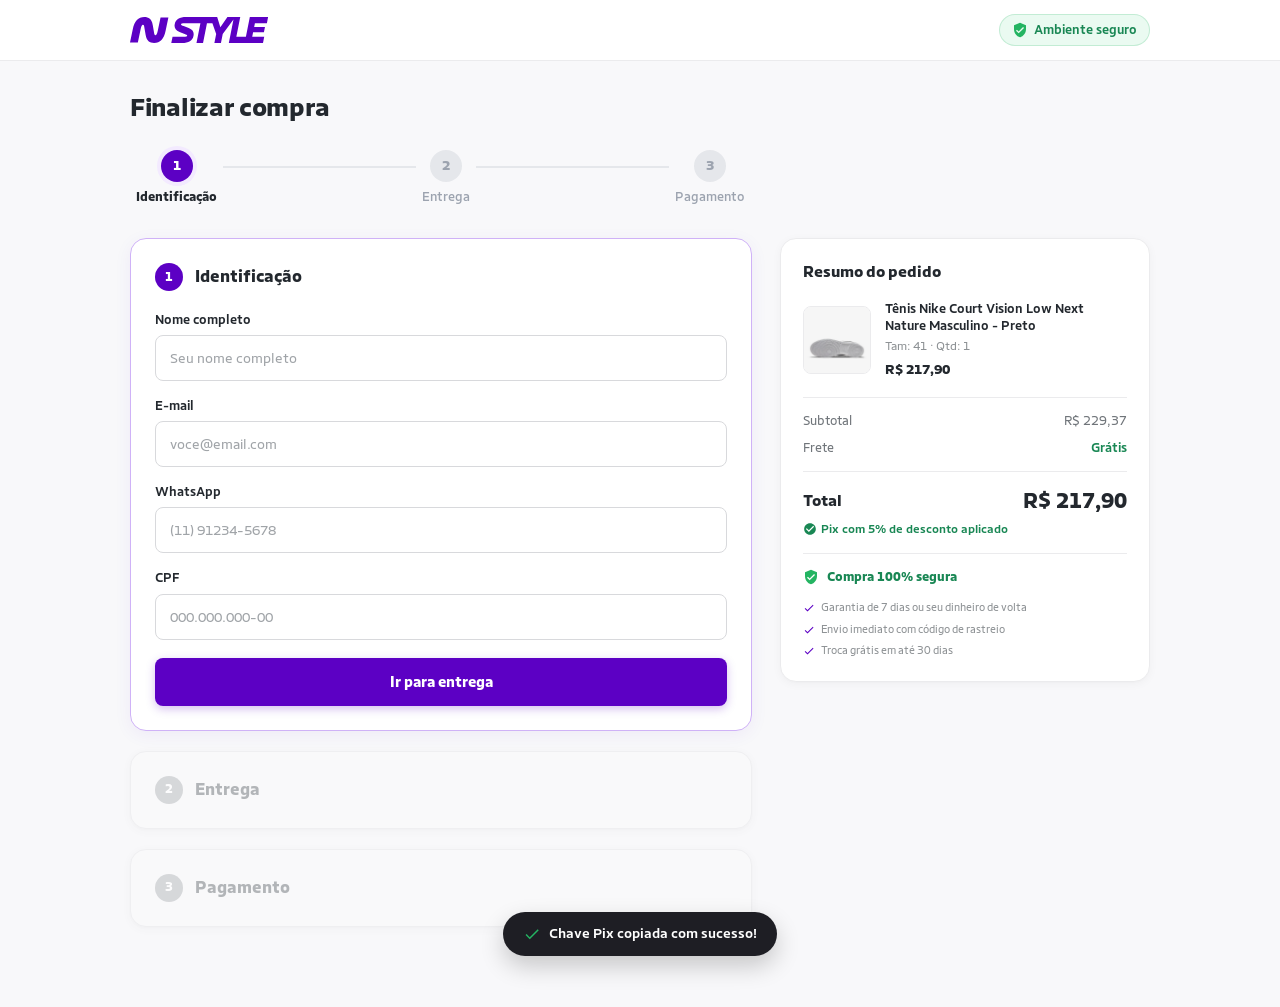
<file: checkout.html>
<!DOCTYPE html>
<html lang="pt-BR">
<head>
  <meta charset="UTF-8">
  <meta name="viewport" content="width=device-width, initial-scale=1.0">
  <title>Finalizar compra | Netshoes</title>
  <!-- Utmify Script -->
  <script
    src="https://cdn.utmify.com.br/scripts/utms/latest.js"
    data-utmify-prevent-subids
    async
    defer
  ></script>
  <!-- Meta Pixel Code -->
  <script>
  !function(f,b,e,v,n,t,s)
  {if(f.fbq)return;n=f.fbq=function(){n.callMethod?
  n.callMethod.apply(n,arguments):n.queue.push(arguments)};
  if(!f._fbq)f._fbq=n;n.push=n;n.loaded=!0;n.version='2.0';
  n.queue=[];t=b.createElement(e);t.async=!0;
  t.src=v;s=b.getElementsByTagName(e)[0];
  s.parentNode.insertBefore(t,s)}(window, document,'script',
  'https://connect.facebook.net/en_US/fbevents.js');
  fbq('init', '954239554398396');
  fbq('track', 'PageView');
  fbq('track', 'InitiateCheckout', {
    content_name: 'Tênis Nike Court Vision Low Next Nature Masculino - Preto',
    content_category: 'Calçados > Tênis',
    content_ids: ['nike-court-vision-low-next-nature'],
    content_type: 'product',
    value: 217.90,
    currency: 'BRL',
    num_items: 1
  });
  </script>
  <noscript><img height="1" width="1" style="display:none"
  src="https://www.facebook.com/tr?id=954239554398396&ev=PageView&noscript=1"
  /></noscript>
  <!-- End Meta Pixel Code -->
  <link rel="icon" href="[data-uri]" type="image/x-icon">
  <link rel="preload" as="font" type="font/woff2" href="assets/fonts/ritmo-400-604d13fd13.woff2" crossorigin>
  <link rel="preload" as="font" type="font/woff2" href="assets/fonts/ritmo-500-3603b34f1f.woff2" crossorigin>
  <link rel="preload" as="font" type="font/woff2" href="assets/fonts/ritmo-600-6c53916709.woff2" crossorigin>
  <link rel="preload" as="font" type="font/woff2" href="assets/fonts/ritmo-700-4eee10fca9.woff2" crossorigin>
  <link rel="stylesheet" href="assets/fonts.css">
  <style>
    :root {
      --ns-purple: #5c00c4;
      --ns-purple-hover: #480099;
      --ns-purple-dark: #30006b;
      --ns-purple-light: #f3eaff;
      --ns-purple-border: #cfb2f7;
      --ns-green: #24b462;
      --ns-green-dark: #198754;
      --ns-green-bg: #eafaf1;
      --ns-text-dark: #23282e;
      --ns-text-subtle: #70757a;
      --ns-text-muted: #8e9295;
      --ns-border: #ebebed;
      --ns-border-input: #d8d9dc;
      --ns-bg: #f8f8fa;
      --ns-card: #ffffff;
      --ns-yellow-badge: #fff8e6;
      --ns-yellow-text: #b25e00;
      --radius-sm: 8px;
      --radius-md: 12px;
      --radius-lg: 16px;
      --shadow-card: 0 2px 10px rgba(0, 0, 0, 0.04), 0 1px 3px rgba(0, 0, 0, 0.02);
      --shadow-elevated: 0 8px 30px rgba(0, 0, 0, 0.08);
    }

    * {
      box-sizing: border-box;
      margin: 0;
      padding: 0;
    }

    body {
      font-family: "Netshoes Ritmo Text", -apple-system, BlinkMacSystemFont, "Segoe UI", Roboto, Helvetica, Arial, sans-serif;
      background-color: var(--ns-bg);
      color: var(--ns-text-dark);
      -webkit-font-smoothing: antialiased;
      line-height: 1.4;
      min-height: 100vh;
      display: flex;
      flex-direction: column;
    }

    /* TOP HEADER */
    .checkout-header {
      background-color: var(--ns-card);
      border-bottom: 1px solid var(--ns-border);
      position: sticky;
      top: 0;
      z-index: 100;
    }

    .checkout-header__container {
      max-width: 1060px;
      margin: 0 auto;
      padding: 14px 20px;
      display: flex;
      align-items: center;
      justify-content: space-between;
    }

    .checkout-header__logo {
      display: flex;
      align-items: center;
      text-decoration: none;
      color: var(--ns-purple);
      transition: opacity 0.2s;
    }

    .checkout-header__logo:hover {
      opacity: 0.85;
    }

    .checkout-header__logo svg {
      height: 26px;
      width: auto;
    }

    .checkout-header__security {
      display: flex;
      align-items: center;
      gap: 6px;
      font-size: 13px;
      font-weight: 600;
      color: var(--ns-green-dark);
      background: var(--ns-green-bg);
      padding: 6px 12px;
      border-radius: 20px;
      border: 1px solid rgba(36, 180, 98, 0.2);
    }

    .checkout-header__security svg {
      width: 16px;
      height: 16px;
      fill: var(--ns-green);
    }

    /* MAIN CONTAINER */
    .checkout-main {
      flex: 1;
      max-width: 1060px;
      width: 100%;
      margin: 0 auto;
      padding: 28px 20px 60px;
    }

    .checkout-title {
      font-size: 26px;
      font-weight: 700;
      color: var(--ns-text-dark);
      margin-bottom: 24px;
      letter-spacing: -0.3px;
    }

    /* STEPPER */
    .stepper {
      display: flex;
      align-items: center;
      justify-content: space-between;
      max-width: 620px;
      margin-bottom: 32px;
      position: relative;
    }

    .stepper__step {
      display: flex;
      flex-direction: column;
      align-items: center;
      gap: 6px;
      position: relative;
      z-index: 2;
      background: var(--ns-bg);
      padding: 0 6px;
      cursor: default;
    }

    .stepper__badge {
      width: 32px;
      height: 32px;
      border-radius: 50%;
      display: flex;
      align-items: center;
      justify-content: center;
      font-size: 14px;
      font-weight: 700;
      background-color: #e5e7eb;
      color: #9ca3af;
      transition: all 0.3s ease;
    }

    .stepper__step.active .stepper__badge {
      background-color: var(--ns-purple);
      color: #ffffff;
      box-shadow: 0 0 0 4px var(--ns-purple-light);
    }

    .stepper__step.completed .stepper__badge {
      background-color: var(--ns-text-dark);
      color: #ffffff;
    }

    .stepper__label {
      font-size: 13px;
      font-weight: 500;
      color: #9ca3af;
      transition: color 0.3s ease;
    }

    .stepper__step.active .stepper__label {
      color: var(--ns-text-dark);
      font-weight: 700;
    }

    .stepper__step.completed .stepper__label {
      color: var(--ns-text-dark);
    }

    .stepper__line {
      position: absolute;
      top: 16px;
      left: 30px;
      right: 30px;
      height: 2px;
      background-color: #e5e7eb;
      z-index: 1;
    }

    .stepper__line-progress {
      height: 100%;
      width: 0%;
      background-color: var(--ns-purple);
      transition: width 0.4s ease;
    }

    /* GRID LAYOUT */
    .checkout-grid {
      display: grid;
      grid-template-columns: 1fr 370px;
      gap: 28px;
      align-items: start;
    }

    /* CARDS & ACCORDION */
    .step-card {
      background: var(--ns-card);
      border: 1px solid var(--ns-border);
      border-radius: var(--radius-lg);
      padding: 24px;
      margin-bottom: 20px;
      box-shadow: var(--shadow-card);
      transition: all 0.3s ease;
    }

    .step-card.active {
      border-color: var(--ns-purple-border);
      box-shadow: 0 4px 18px rgba(92, 0, 196, 0.06);
    }

    .step-card.disabled {
      background: #fafafb;
      opacity: 0.65;
      cursor: not-allowed;
    }

    .step-card__header {
      display: flex;
      align-items: center;
      justify-content: space-between;
    }

    .step-card__title-wrap {
      display: flex;
      align-items: center;
      gap: 12px;
    }

    .step-card__num {
      width: 28px;
      height: 28px;
      border-radius: 50%;
      display: flex;
      align-items: center;
      justify-content: center;
      font-size: 13px;
      font-weight: 700;
      background: var(--ns-text-dark);
      color: #ffffff;
    }

    .step-card.disabled .step-card__num {
      background: #c5c7c9;
      color: #ffffff;
    }

    .step-card.active .step-card__num {
      background: var(--ns-purple);
      color: #ffffff;
    }

    .step-card__title {
      font-size: 17px;
      font-weight: 700;
      color: var(--ns-text-dark);
    }

    .step-card.disabled .step-card__title {
      color: var(--ns-text-muted);
    }

    .step-card__edit-btn {
      background: none;
      border: none;
      color: var(--ns-purple);
      font-size: 13px;
      font-weight: 600;
      cursor: pointer;
      text-decoration: underline;
      padding: 4px 8px;
      border-radius: var(--radius-sm);
    }

    .step-card__edit-btn:hover {
      color: var(--ns-purple-hover);
      background: var(--ns-purple-light);
    }

    .step-card__summary {
      margin-top: 10px;
      padding-left: 40px;
      font-size: 13px;
      color: var(--ns-text-subtle);
      line-height: 1.5;
    }

    .step-card__body {
      margin-top: 20px;
    }

    /* FORMS & INPUTS */
    .form-group {
      margin-bottom: 16px;
      display: flex;
      flex-direction: column;
      gap: 6px;
    }

    .form-row {
      display: grid;
      grid-template-columns: 1fr 1fr;
      gap: 12px;
    }

    .form-label {
      font-size: 13px;
      font-weight: 600;
      color: var(--ns-text-dark);
    }

    .form-input-wrap {
      position: relative;
      display: flex;
      align-items: center;
    }

    .form-input, .form-select {
      width: 100%;
      height: 46px;
      padding: 0 14px;
      font-size: 14px;
      color: var(--ns-text-dark);
      background: #ffffff;
      border: 1px solid var(--ns-border-input);
      border-radius: var(--radius-sm);
      outline: none;
      transition: all 0.2s ease;
      font-family: inherit;
    }

    .form-input::placeholder {
      color: #a0a4a8;
    }

    .form-input:focus, .form-select:focus {
      border-color: var(--ns-purple);
      box-shadow: 0 0 0 3px rgba(92, 0, 196, 0.12);
    }

    .form-input.is-invalid {
      border-color: #dc3545;
      background-color: #fff9f9;
    }

    .form-error {
      font-size: 12px;
      color: #dc3545;
      margin-top: 4px;
      display: none;
    }

    .form-error.visible {
      display: block;
    }

    .input-spinner {
      position: absolute;
      right: 12px;
      width: 18px;
      height: 18px;
      border: 2px solid #e5e7eb;
      border-top-color: var(--ns-purple);
      border-radius: 50%;
      animation: spin 0.6s linear infinite;
      display: none;
    }

    @keyframes spin {
      to { transform: rotate(360deg); }
    }

    /* BUTTONS */
    .btn-checkout {
      width: 100%;
      height: 48px;
      background-color: var(--ns-purple);
      color: #ffffff;
      border: none;
      border-radius: var(--radius-sm);
      font-size: 15px;
      font-weight: 700;
      cursor: pointer;
      display: flex;
      align-items: center;
      justify-content: center;
      gap: 8px;
      transition: all 0.2s ease;
      box-shadow: 0 3px 10px rgba(92, 0, 196, 0.25);
      margin-top: 18px;
      font-family: inherit;
    }

    .btn-checkout:hover {
      background-color: var(--ns-purple-hover);
      box-shadow: 0 5px 14px rgba(92, 0, 196, 0.35);
      transform: translateY(-1px);
    }

    .btn-checkout:active {
      transform: translateY(0);
      background-color: var(--ns-purple-dark);
    }

    /* FRETE CARD */
    .shipping-method {
      background: var(--ns-green-bg);
      border: 1px solid rgba(36, 180, 98, 0.35);
      border-radius: var(--radius-sm);
      padding: 14px 16px;
      display: flex;
      align-items: center;
      justify-content: space-between;
      margin-top: 14px;
    }

    .shipping-method__info {
      display: flex;
      align-items: center;
      gap: 10px;
    }

    .shipping-method__icon {
      width: 22px;
      height: 22px;
      fill: var(--ns-green-dark);
    }

    .shipping-method__text {
      font-size: 13px;
      font-weight: 600;
      color: var(--ns-green-dark);
    }

    .shipping-method__badge {
      background: var(--ns-green);
      color: #ffffff;
      font-size: 12px;
      font-weight: 700;
      padding: 3px 8px;
      border-radius: 6px;
      text-transform: uppercase;
    }

    /* STEP 3 - PAYMENT / PIX (MATCHING SCREENSHOT 1) */
    .payment-pix-card {
      text-align: center;
      padding: 10px 0;
    }

    .payment-pix__title {
      font-size: 20px;
      font-weight: 700;
      color: var(--ns-text-dark);
      margin-bottom: 6px;
    }

    .payment-pix__subtitle {
      font-size: 13px;
      color: var(--ns-text-subtle);
      max-width: 440px;
      margin: 0 auto 20px;
    }

    .payment-pix__qr-box {
      display: inline-block;
      background: #ffffff;
      border: 1px solid var(--ns-border);
      border-radius: var(--radius-md);
      padding: 14px;
      box-shadow: 0 4px 14px rgba(0, 0, 0, 0.04);
      margin-bottom: 20px;
    }

    #pix-qrcode {
      display: flex;
      align-items: center;
      justify-content: center;
      width: 210px;
      height: 210px;
    }

    #pix-qrcode img, #pix-qrcode canvas {
      display: block;
      width: 100% !important;
      height: 100% !important;
    }

    .payment-pix__copy-wrap {
      display: flex;
      gap: 8px;
      max-width: 480px;
      margin: 0 auto 18px;
    }

    .payment-pix__copy-input {
      flex: 1;
      height: 46px;
      background: #f8f9fa;
      border: 1px solid var(--ns-border-input);
      border-radius: var(--radius-sm);
      padding: 0 14px;
      font-size: 13px;
      color: #55595d;
      font-family: monospace;
      outline: none;
      text-overflow: ellipsis;
      white-space: nowrap;
      overflow: hidden;
    }

    .payment-pix__copy-btn {
      padding: 0 24px;
      height: 46px;
      background-color: var(--ns-purple);
      color: #ffffff;
      border: none;
      border-radius: var(--radius-sm);
      font-size: 14px;
      font-weight: 700;
      cursor: pointer;
      display: flex;
      align-items: center;
      gap: 6px;
      transition: all 0.2s;
      white-space: nowrap;
      font-family: inherit;
    }

    .payment-pix__copy-btn:hover {
      background-color: var(--ns-purple-hover);
    }

    .payment-pix__copy-btn.copied {
      background-color: var(--ns-green);
    }

    .payment-pix__status {
      display: flex;
      align-items: center;
      justify-content: center;
      gap: 8px;
      font-size: 13px;
      color: var(--ns-text-subtle);
      margin-top: 14px;
    }

    .payment-pix__pulse {
      width: 10px;
      height: 10px;
      background-color: var(--ns-green);
      border-radius: 50%;
      position: relative;
    }

    .payment-pix__pulse::after {
      content: '';
      position: absolute;
      top: -3px;
      left: -3px;
      right: -3px;
      bottom: -3px;
      border-radius: 50%;
      border: 2px solid var(--ns-green);
      animation: pulse-ring 1.5s cubic-bezier(0.215, 0.61, 0.355, 1) infinite;
    }

    @keyframes pulse-ring {
      0% { transform: scale(0.6); opacity: 1; }
      100% { transform: scale(1.8); opacity: 0; }
    }

    .payment-pix__timer {
      font-size: 12px;
      color: var(--ns-text-muted);
      margin-top: 6px;
    }

    /* BUTTON LOADING & SPINNER */
    .btn-checkout:disabled {
      opacity: 0.75;
      cursor: not-allowed;
      transform: none !important;
      box-shadow: none !important;
    }

    .btn-spinner {
      display: inline-block;
      width: 16px;
      height: 16px;
      border: 2px solid rgba(255, 255, 255, 0.4);
      border-top-color: #ffffff;
      border-radius: 50%;
      animation: spin 0.6s linear infinite;
    }

    /* ERROR ALERT */
    .checkout-alert-error {
      background: #fff5f5;
      border: 1px solid #fed7d7;
      color: #c53030;
      border-radius: var(--radius-sm);
      padding: 12px 14px;
      margin-top: 14px;
      font-size: 13px;
      display: none;
      align-items: center;
      gap: 10px;
      line-height: 1.4;
    }

    .checkout-alert-error.visible {
      display: flex;
    }

    .checkout-alert-error svg {
      width: 20px;
      height: 20px;
      fill: #e53e3e;
      flex-shrink: 0;
    }

    /* STEP 3 SUCCESS SCREEN */
    .payment-success-card {
      text-align: center;
      padding: 16px 8px;
    }

    .payment-success__icon-wrap {
      width: 68px;
      height: 68px;
      background: #eafaf1;
      border-radius: 50%;
      display: flex;
      align-items: center;
      justify-content: center;
      margin: 0 auto 16px;
      border: 2px solid var(--ns-green);
      animation: popIn 0.5s cubic-bezier(0.175, 0.885, 0.32, 1.275);
    }

    @keyframes popIn {
      0% { transform: scale(0.4); opacity: 0; }
      100% { transform: scale(1); opacity: 1; }
    }

    .payment-success__title {
      font-size: 22px;
      font-weight: 700;
      color: var(--ns-green-dark);
      margin-bottom: 6px;
    }

    .payment-success__subtitle {
      font-size: 14px;
      color: var(--ns-text-subtle);
      max-width: 440px;
      margin: 0 auto 20px;
      line-height: 1.5;
    }

    .payment-success__details {
      background: #fbfbfd;
      border: 1px solid var(--ns-border);
      border-radius: var(--radius-md);
      padding: 18px;
      text-align: left;
      margin-bottom: 20px;
      font-size: 13px;
      line-height: 1.6;
    }

    .payment-success__row {
      display: flex;
      justify-content: space-between;
      margin-bottom: 8px;
    }

    .payment-success__row:last-child {
      margin-bottom: 0;
    }

    .step-card.payment-approved {
      border-color: rgba(36, 180, 98, 0.4);
      box-shadow: 0 4px 18px rgba(36, 180, 98, 0.1);
    }

    .step-card.payment-approved .step-card__num {
      background: var(--ns-green);
      color: #ffffff;
    }

    /* DEV HELPER BUTTON */
    .dev-simulate-btn {
      display: inline-flex;
      align-items: center;
      gap: 6px;
      margin-top: 18px;
      font-size: 11px;
      color: var(--ns-purple);
      background: var(--ns-purple-light);
      border: 1px dashed var(--ns-purple-border);
      padding: 6px 14px;
      border-radius: 20px;
      cursor: pointer;
      font-weight: 600;
      transition: all 0.2s;
      font-family: inherit;
    }

    .dev-simulate-btn:hover {
      background: #ebd8ff;
    }

    /* RIGHT COLUMN: ORDER SUMMARY */
    .order-summary {
      background: var(--ns-card);
      border: 1px solid var(--ns-border);
      border-radius: var(--radius-lg);
      padding: 22px;
      box-shadow: var(--shadow-card);
      position: sticky;
      top: 80px;
    }

    .order-summary__title {
      font-size: 16px;
      font-weight: 700;
      color: var(--ns-text-dark);
      margin-bottom: 18px;
    }

    .order-summary__product {
      display: flex;
      gap: 14px;
      align-items: center;
      margin-bottom: 18px;
    }

    .order-summary__thumb {
      width: 68px;
      height: 68px;
      border-radius: var(--radius-sm);
      object-fit: cover;
      border: 1px solid var(--ns-border);
      background: #fbfafb;
      flex-shrink: 0;
    }

    .order-summary__prod-info {
      flex: 1;
      display: flex;
      flex-direction: column;
      gap: 3px;
    }

    .order-summary__prod-name {
      font-size: 13px;
      font-weight: 600;
      color: var(--ns-text-dark);
      line-height: 1.3;
      display: -webkit-box;
      -webkit-line-clamp: 2;
      -webkit-box-orient: vertical;
      overflow: hidden;
    }

    .order-summary__prod-meta {
      font-size: 12px;
      color: var(--ns-text-muted);
    }

    .order-summary__prod-price {
      font-size: 14px;
      font-weight: 700;
      color: var(--ns-text-dark);
      margin-top: 2px;
    }

    .order-summary__divider {
      height: 1px;
      background-color: var(--ns-border);
      margin: 14px 0;
    }

    .order-summary__row {
      display: flex;
      justify-content: space-between;
      align-items: center;
      font-size: 13px;
      color: var(--ns-text-subtle);
      margin-bottom: 8px;
    }

    .order-summary__row--free {
      color: var(--ns-green-dark);
      font-weight: 600;
    }

    .order-summary__row--total {
      margin-top: 6px;
      margin-bottom: 4px;
    }

    .order-summary__row--total .order-summary__label {
      font-size: 16px;
      font-weight: 700;
      color: var(--ns-text-dark);
    }

    .order-summary__row--total .order-summary__val {
      font-size: 22px;
      font-weight: 800;
      color: var(--ns-text-dark);
    }

    .order-summary__discount-note {
      font-size: 12px;
      font-weight: 600;
      color: var(--ns-green-dark);
      margin-bottom: 16px;
      display: flex;
      align-items: center;
      gap: 4px;
    }

    .order-summary__trust {
      display: flex;
      align-items: center;
      gap: 8px;
      padding-top: 14px;
      border-top: 1px solid var(--ns-border);
      font-size: 13px;
      font-weight: 700;
      color: var(--ns-green-dark);
    }

    .order-summary__trust svg {
      width: 16px;
      height: 16px;
      fill: var(--ns-green);
    }

    .order-summary__perks {
      margin-top: 14px;
      display: flex;
      flex-direction: column;
      gap: 6px;
      font-size: 11px;
      color: var(--ns-text-muted);
    }

    .order-summary__perk-item {
      display: flex;
      align-items: center;
      gap: 6px;
    }

    .order-summary__perk-item svg {
      width: 12px;
      height: 12px;
      fill: var(--ns-purple);
      flex-shrink: 0;
    }

    /* TOAST FEEDBACK */
    .toast-copy {
      position: fixed;
      bottom: 24px;
      left: 50%;
      transform: translateX(-50%) translateY(80px);
      background: #1e1e24;
      color: #ffffff;
      padding: 12px 20px;
      border-radius: 30px;
      font-size: 14px;
      font-weight: 600;
      box-shadow: 0 10px 25px rgba(0, 0, 0, 0.2);
      display: flex;
      align-items: center;
      gap: 8px;
      z-index: 1000;
      transition: transform 0.3s cubic-bezier(0.175, 0.885, 0.32, 1.275);
      pointer-events: none;
    }

    .toast-copy.show {
      transform: translateX(-50%) translateY(0);
    }

    .toast-copy svg {
      width: 18px;
      height: 18px;
      fill: var(--ns-green);
    }

    /* RESPONSIVE */
    @media (max-width: 860px) {
      .checkout-grid {
        grid-template-columns: 1fr;
      }
      .order-summary {
        position: static;
        order: -1;
        margin-bottom: 20px;
      }
      .checkout-main {
        padding: 20px 14px 40px;
      }
      .stepper {
        margin-bottom: 24px;
      }
      .payment-pix__copy-wrap {
        flex-direction: column;
      }
      .payment-pix__copy-btn {
        justify-content: center;
      }
    }
  </style>
</head>
<body>

  <!-- HEADER -->
  <header class="checkout-header">
    <div class="checkout-header__container">
      <a href="index.html" class="checkout-header__logo" title="Voltar para o produto">
        <!-- Authentic Netshoes SVG Logo -->
        <svg width="170" height="32" viewBox="0 0 170 32" fill="none" xmlns="http://www.w3.org/2000/svg">
          <path d="M34.1773 16.9898C33.2366 21.3484 32.3449 22.4381 31.4042 22.4381C30.0166 22.4381 29.8696 21.1015 29.3738 17.9795L27.9862 9.70718C26.7966 2.52644 23.0318 0.000244141 17.5835 0.000244141C10.1048 0.000244141 5.54825 4.85469 3.41793 15.0085L0 31.2553H9.658L13.0759 15.0085C14.0166 10.6498 14.9084 9.56019 15.8491 9.56019C17.2366 9.56019 17.3836 10.8968 17.8795 14.0188L19.267 22.2911C20.4566 29.4738 24.2195 32 29.6678 32C37.1465 32 41.703 27.1456 43.8334 16.9918L47.2533 0.743012H37.5953L34.1773 16.9898Z" fill="#5c00c4"/>
          <path d="M169.991 0.00982503V0.00590541L150.032 0.00786522V0.0117848H147.481L142.648 24.3526H130.885L135.69 0.00982503H119.9L111.224 12.484L107.285 0.00982503H82.4265V0.00590541L69.1644 2.59858e-05C60.8763 -0.00977306 56.3314 2.7516 55.0968 8.59967C54.1992 12.8583 55.5534 16.2174 60.9703 18.3301L67.2085 20.7779C69.5661 21.6794 70.5872 22.0165 70.3579 23.1003C70.2031 23.8352 69.2036 24.3526 65.6426 24.3702L52.3804 24.3624L50.7871 31.9116L64.0492 31.9194C72.3373 31.9292 76.8821 29.1679 78.1168 23.3198C79.0144 19.0611 77.6602 15.702 72.2432 13.5893L66.0051 11.1415C63.6475 10.24 62.6264 9.90294 62.8557 8.81917C63.0105 8.08424 64.01 7.56685 67.571 7.54921L76.9821 7.55509H80.4764H80.8331H86.6597L81.8287 31.8979H89.8953L94.7263 7.55509H101.405L106.064 20.7838L103.859 31.8979H111.926L114.13 20.7838L127.349 3.03773L121.619 31.8979H163.706L165.188 24.3487H150.417L151.512 18.9083H164.831L166.144 12.2488H152.825L153.74 7.55509H168.514L169.364 3.21019L169.991 0.00982503Z" fill="#5c00c4"/>
        </svg>
      </a>

      <div class="checkout-header__security">
        <svg viewBox="0 0 24 24"><path d="M12 1L3 5v6c0 5.55 3.84 10.74 9 12 5.16-1.26 9-6.45 9-12V5l-9-4zm-2 16l-4-4 1.41-1.41L10 14.17l6.59-6.59L18 9l-8 8z"/></svg>
        <span>Ambiente seguro</span>
      </div>
    </div>
  </header>

  <!-- MAIN -->
  <main class="checkout-main">
    <h1 class="checkout-title">Finalizar compra</h1>

    <!-- STEPPER -->
    <div class="stepper" id="checkout-stepper">
      <div class="stepper__line">
        <div class="stepper__line-progress" id="stepper-progress"></div>
      </div>

      <div class="stepper__step active" id="step-nav-1">
        <div class="stepper__badge">1</div>
        <span class="stepper__label">Identificação</span>
      </div>

      <div class="stepper__step" id="step-nav-2">
        <div class="stepper__badge">2</div>
        <span class="stepper__label">Entrega</span>
      </div>

      <div class="stepper__step" id="step-nav-3">
        <div class="stepper__badge">3</div>
        <span class="stepper__label">Pagamento</span>
      </div>
    </div>

    <!-- 2-COLUMNS CONTENT -->
    <div class="checkout-grid">

      <!-- LEFT: STEPS -->
      <div class="checkout-steps">

        <!-- STEP 1: IDENTIFICAÇÃO -->
        <section class="step-card active" id="card-step-1">
          <div class="step-card__header">
            <div class="step-card__title-wrap">
              <span class="step-card__num" id="badge-step-1">1</span>
              <span class="step-card__title">Identificação</span>
            </div>
            <button type="button" class="step-card__edit-btn" id="edit-step-1" style="display:none;">Editar</button>
          </div>

          <!-- Collapsed Summary -->
          <div class="step-card__summary" id="summary-step-1" style="display:none;"></div>

          <!-- Active Form -->
          <form class="step-card__body" id="form-step-1">
            <div class="form-group">
              <label class="form-label" for="client-name">Nome completo</label>
              <div class="form-input-wrap">
                <input type="text" id="client-name" class="form-input" placeholder="Seu nome completo" required autocomplete="name">
              </div>
              <span class="form-error" id="err-client-name">Por favor, informe seu nome completo</span>
            </div>

            <div class="form-group">
              <label class="form-label" for="client-email">E-mail</label>
              <div class="form-input-wrap">
                <input type="email" id="client-email" class="form-input" placeholder="voce@email.com" required autocomplete="email">
              </div>
              <span class="form-error" id="err-client-email">Por favor, informe um e-mail válido</span>
            </div>

            <div class="form-group">
              <label class="form-label" for="client-phone">WhatsApp</label>
              <div class="form-input-wrap">
                <input type="tel" id="client-phone" class="form-input" placeholder="(11) 91234-5678" maxlength="15" required autocomplete="tel">
              </div>
              <span class="form-error" id="err-client-phone">Por favor, informe um número de telefone com DDD</span>
            </div>

            <div class="form-group">
              <label class="form-label" for="client-cpf">CPF</label>
              <div class="form-input-wrap">
                <input type="text" id="client-cpf" class="form-input" placeholder="000.000.000-00" maxlength="14" required>
              </div>
              <span class="form-error" id="err-client-cpf">Por favor, informe um CPF válido</span>
            </div>

            <button type="submit" class="btn-checkout" id="btn-to-step-2">Ir para entrega</button>
          </form>
        </section>

        <!-- STEP 2: ENTREGA -->
        <section class="step-card disabled" id="card-step-2">
          <div class="step-card__header">
            <div class="step-card__title-wrap">
              <span class="step-card__num" id="badge-step-2">2</span>
              <span class="step-card__title">Entrega</span>
            </div>
            <button type="button" class="step-card__edit-btn" id="edit-step-2" style="display:none;">Editar</button>
          </div>

          <!-- Collapsed Summary -->
          <div class="step-card__summary" id="summary-step-2" style="display:none;"></div>

          <!-- Active Form -->
          <form class="step-card__body" id="form-step-2" style="display:none;">
            <div class="form-group">
              <label class="form-label" for="ship-cep">CEP</label>
              <div class="form-input-wrap">
                <input type="text" id="ship-cep" class="form-input" placeholder="00000-000" maxlength="9" required autocomplete="postal-code">
                <div class="input-spinner" id="cep-spinner"></div>
              </div>
              <span class="form-error" id="err-ship-cep">Por favor, informe um CEP válido</span>
            </div>

            <div class="form-group">
              <label class="form-label" for="ship-address">Endereço</label>
              <div class="form-input-wrap">
                <input type="text" id="ship-address" class="form-input" placeholder="Rua, avenida..." required autocomplete="street-address">
              </div>
              <span class="form-error" id="err-ship-address">Por favor, informe seu endereço</span>
            </div>

            <div class="form-row">
              <div class="form-group">
                <label class="form-label" for="ship-number">Número</label>
                <div class="form-input-wrap">
                  <input type="text" id="ship-number" class="form-input" placeholder="123" required>
                </div>
                <span class="form-error" id="err-ship-number">Obrigatório</span>
              </div>

              <div class="form-group">
                <label class="form-label" for="ship-complement">Complemento</label>
                <div class="form-input-wrap">
                  <input type="text" id="ship-complement" class="form-input" placeholder="Apto, bloco (opcional)">
                </div>
              </div>
            </div>

            <div class="form-group">
              <label class="form-label" for="ship-neighborhood">Bairro</label>
              <div class="form-input-wrap">
                <input type="text" id="ship-neighborhood" class="form-input" placeholder="Seu bairro" required>
              </div>
              <span class="form-error" id="err-ship-neighborhood">Por favor, informe o bairro</span>
            </div>

            <div class="form-row">
              <div class="form-group">
                <label class="form-label" for="ship-city">Cidade</label>
                <div class="form-input-wrap">
                  <input type="text" id="ship-city" class="form-input" placeholder="Sua cidade" required>
                </div>
                <span class="form-error" id="err-ship-city">Obrigatório</span>
              </div>

              <div class="form-group">
                <label class="form-label" for="ship-uf">UF</label>
                <div class="form-input-wrap">
                  <select id="ship-uf" class="form-select" required>
                    <option value="">--</option>
                    <option value="AC">AC</option><option value="AL">AL</option><option value="AP">AP</option>
                    <option value="AM">AM</option><option value="BA">BA</option><option value="CE">CE</option>
                    <option value="DF">DF</option><option value="ES">ES</option><option value="GO">GO</option>
                    <option value="MA">MA</option><option value="MT">MT</option><option value="MS">MS</option>
                    <option value="MG">MG</option><option value="PA">PA</option><option value="PB">PB</option>
                    <option value="PR">PR</option><option value="PE">PE</option><option value="PI">PI</option>
                    <option value="RJ">RJ</option><option value="RN">RN</option><option value="RS">RS</option>
                    <option value="RO">RO</option><option value="RR">RR</option><option value="SC">SC</option>
                    <option value="SP">SP</option><option value="SE">SE</option><option value="TO">TO</option>
                  </select>
                </div>
                <span class="form-error" id="err-ship-uf">Selecione</span>
              </div>
            </div>

            <!-- Shipping Option Badge -->
            <div class="shipping-method">
              <div class="shipping-method__info">
                <svg class="shipping-method__icon" viewBox="0 0 24 24"><path d="M20 8h-3V4H3c-1.1 0-2 .9-2 2v11h2c0 1.66 1.34 3 3 3s3-1.34 3-3h6c0 1.66 1.34 3 3 3s3-1.34 3-3h2v-5l-3-4zM6 18.5c-.83 0-1.5-.67-1.5-1.5s.67-1.5 1.5-1.5 1.5.67 1.5 1.5-.67 1.5-1.5 1.5zm13.5-9l1.96 2.5H17V9.5h2.5zm-1.5 9c-.83 0-1.5-.67-1.5-1.5s.67-1.5 1.5-1.5 1.5.67 1.5 1.5-.67 1.5-1.5 1.5z"/></svg>
                <span class="shipping-method__text">Frete grátis para todo o Brasil</span>
              </div>
              <span class="shipping-method__badge">Grátis</span>
            </div>

            <!-- Error Banner -->
            <div class="checkout-alert-error" id="checkout-error-step2">
              <svg viewBox="0 0 24 24"><path d="M12 2C6.48 2 2 6.48 2 12s4.48 10 10 10 10-4.48 10-10S17.52 2 12 2zm1 15h-2v-2h2v2zm0-4h-2V7h2v6z"/></svg>
              <span id="checkout-error-step2-text">Não foi possível gerar a cobrança Pix.</span>
            </div>

            <button type="submit" class="btn-checkout" id="btn-to-step-3">
              <span id="btn-to-step-3-text">Ir para pagamento</span>
            </button>
          </form>
        </section>

        <!-- STEP 3: PAGAMENTO (PIX) -->
        <section class="step-card disabled" id="card-step-3">
          <div class="step-card__header">
            <div class="step-card__title-wrap">
              <span class="step-card__num" id="badge-step-3">3</span>
              <span class="step-card__title" id="step-3-title">Pagamento</span>
            </div>
          </div>

          <!-- PENDING PAYMENT VIEW -->
          <div class="step-card__body payment-pix-card" id="form-step-3" style="display:none;">
            <h2 class="payment-pix__title">Escaneie para pagar</h2>
            <p class="payment-pix__subtitle">Abra o app do seu banco e escaneie o QR code, ou use o Pix Copia e Cola.</p>

            <div class="payment-pix__qr-box">
              <div id="pix-qrcode"></div>
            </div>

            <div class="payment-pix__copy-wrap">
              <input type="text" id="pix-copy-input" class="payment-pix__copy-input" readonly value="">
              <button type="button" class="payment-pix__copy-btn" id="btn-copy-pix">
                <svg width="16" height="16" viewBox="0 0 24 24" fill="currentColor"><path d="M16 1H4c-1.1 0-2 .9-2 2v14h2V3h12V1zm3 4H8c-1.1 0-2 .9-2 2v14c0 1.1.9 2 2 2h11c1.1 0 2-.9 2-2V7c0-1.1-.9-2-2-2zm0 16H8V7h11v14z"/></svg>
                <span id="copy-btn-text">Copiar</span>
              </button>
            </div>

            <div class="payment-pix__status">
              <div class="payment-pix__pulse"></div>
              <span id="pix-status-text">Aguardando confirmação do pagamento...</span>
            </div>

            <div class="payment-pix__timer" id="pix-timer">
              Código Pix expira em: <strong id="timer-display">15:00</strong>
            </div>

            <div style="margin-top: 14px;">
              <button type="button" class="dev-simulate-btn" id="btn-dev-simulate" title="Para testar aprovação instantaneamente sem transferir dinheiro real">
                🧪 Simular Pagamento Aprovado (Dev)
              </button>
            </div>
          </div>

          <!-- SUCCESS VIEW (WHEN PAID) -->
          <div class="step-card__body payment-success-card" id="success-step-3" style="display:none;">
            <div class="payment-success__icon-wrap">
              <svg width="36" height="36" viewBox="0 0 24 24" fill="none" stroke="#24b462" stroke-width="3" stroke-linecap="round" stroke-linejoin="round">
                <polyline points="20 6 9 17 4 12"></polyline>
              </svg>
            </div>
            <h2 class="payment-success__title">Pagamento Confirmado!</h2>
            <p class="payment-success__subtitle">Seu pedido foi aprovado com sucesso via Pix e já está em processo de separação e envio.</p>

            <div class="payment-success__details">
              <div class="payment-success__row">
                <span style="color: var(--ns-text-muted);">Identificador do pedido:</span>
                <strong id="success-order-id">#</strong>
              </div>
              <div class="payment-success__row">
                <span style="color: var(--ns-text-muted);">Forma de pagamento:</span>
                <strong>Pix (SigiloPay Instantâneo)</strong>
              </div>
              <div class="payment-success__row">
                <span style="color: var(--ns-text-muted);">Valor pago:</span>
                <strong style="color: var(--ns-text-dark);">R$ 217,90</strong>
              </div>
              <div class="payment-success__row">
                <span style="color: var(--ns-text-muted);">Status:</span>
                <strong style="color: var(--ns-green-dark);">Aprovado ✓</strong>
              </div>
              <div class="payment-success__row">
                <span style="color: var(--ns-text-muted);">Previsão de entrega:</span>
                <strong style="color: var(--ns-green-dark);">2 a 5 dias úteis</strong>
              </div>
              <div style="margin-top: 10px; padding-top: 10px; border-top: 1px dashed var(--ns-border);">
                <div style="color: var(--ns-text-muted); font-size: 12px; margin-bottom: 3px;">Endereço de entrega:</div>
                <div id="success-shipping-address" style="font-weight: 500;"></div>
              </div>
            </div>

            <div style="background: var(--ns-purple-light); border-radius: var(--radius-sm); padding: 12px 14px; font-size: 13px; color: var(--ns-purple-dark); margin-bottom: 20px;">
              Enviamos a confirmação e o código de rastreamento para seu WhatsApp e e-mail.
            </div>

            <a href="index.html" class="btn-checkout" style="text-decoration: none; justify-content: center;">
              Voltar para o produto
            </a>
          </div>
        </section>

      </div>

      <!-- RIGHT: ORDER SUMMARY (MATCHING SCREENSHOT 2/3) -->
      <aside class="order-summary">
        <h2 class="order-summary__title">Resumo do pedido</h2>

        <div class="order-summary__product">
          <img src="assets/2IC-7367-006_zoom2.webp" alt="Tênis Nike Court Vision Low Next Nature" class="order-summary__thumb">
          <div class="order-summary__prod-info">
            <div class="order-summary__prod-name">Tênis Nike Court Vision Low Next Nature Masculino - Preto</div>
            <div class="order-summary__prod-meta"><span id="summary-size">Tam: 41</span> · Qtd: 1</div>
            <div class="order-summary__prod-price">R$ 217,90</div>
          </div>
        </div>

        <div class="order-summary__divider"></div>

        <div class="order-summary__row">
          <span>Subtotal</span>
          <span>R$ 229,37</span>
        </div>

        <div class="order-summary__row">
          <span>Frete</span>
          <span class="order-summary__row--free">Grátis</span>
        </div>

        <div class="order-summary__divider"></div>

        <div class="order-summary__row order-summary__row--total">
          <span class="order-summary__label">Total</span>
          <span class="order-summary__val">R$ 217,90</span>
        </div>

        <div class="order-summary__discount-note">
          <svg width="14" height="14" viewBox="0 0 24 24" fill="currentColor"><path d="M12 2C6.48 2 2 6.48 2 12s4.48 10 10 10 10-4.48 10-10S17.52 2 12 2zm-2 15l-5-5 1.41-1.41L10 14.17l7.59-7.59L19 8l-9 9z"/></svg>
          <span>Pix com 5% de desconto aplicado</span>
        </div>

        <div class="order-summary__trust">
          <svg viewBox="0 0 24 24"><path d="M12 1L3 5v6c0 5.55 3.84 10.74 9 12 5.16-1.26 9-6.45 9-12V5l-9-4zm-2 16l-4-4 1.41-1.41L10 14.17l6.59-6.59L18 9l-8 8z"/></svg>
          <span>Compra 100% segura</span>
        </div>

        <div class="order-summary__perks">
          <div class="order-summary__perk-item">
            <svg viewBox="0 0 24 24"><path d="M9 16.2L4.8 12l-1.4 1.4L9 19 21 7l-1.4-1.4L9 16.2z"/></svg>
            <span>Garantia de 7 dias ou seu dinheiro de volta</span>
          </div>
          <div class="order-summary__perk-item">
            <svg viewBox="0 0 24 24"><path d="M9 16.2L4.8 12l-1.4 1.4L9 19 21 7l-1.4-1.4L9 16.2z"/></svg>
            <span>Envio imediato com código de rastreio</span>
          </div>
          <div class="order-summary__perk-item">
            <svg viewBox="0 0 24 24"><path d="M9 16.2L4.8 12l-1.4 1.4L9 19 21 7l-1.4-1.4L9 16.2z"/></svg>
            <span>Troca grátis em até 30 dias</span>
          </div>
        </div>
      </aside>

    </div>
  </main>

  <!-- TOAST -->
  <div class="toast-copy" id="toast-copy">
    <svg viewBox="0 0 24 24"><path d="M9 16.2L4.8 12l-1.4 1.4L9 19 21 7l-1.4-1.4L9 16.2z"/></svg>
    <span>Chave Pix copiada com sucesso!</span>
  </div>

  <script src="assets/qrcode.min.js"></script>
  <script>
    (function () {
      // 1. Read size from URL parameter
      var params = new URLSearchParams(window.location.search);
      var size = params.get('size') || '41';
      var summarySizeEl = document.getElementById('summary-size');
      if (summarySizeEl) {
        summarySizeEl.textContent = 'Tam: ' + size;
      }

      // Step state management
      var currentStep = 1;
      var clientData = {};
      var shippingData = {};

      var card1 = document.getElementById('card-step-1');
      var card2 = document.getElementById('card-step-2');
      var card3 = document.getElementById('card-step-3');

      var form1 = document.getElementById('form-step-1');
      var form2 = document.getElementById('form-step-2');
      var form3 = document.getElementById('form-step-3');

      var summary1 = document.getElementById('summary-step-1');
      var summary2 = document.getElementById('summary-step-2');

      var editBtn1 = document.getElementById('edit-step-1');
      var editBtn2 = document.getElementById('edit-step-2');

      var stepNav1 = document.getElementById('step-nav-1');
      var stepNav2 = document.getElementById('step-nav-2');
      var stepNav3 = document.getElementById('step-nav-3');
      var stepperProgress = document.getElementById('stepper-progress');

      // MASKS
      var phoneInput = document.getElementById('client-phone');
      phoneInput.addEventListener('input', function (e) {
        var v = e.target.value.replace(/\D/g, '');
        if (v.length > 11) v = v.slice(0, 11);
        if (v.length > 6) {
          e.target.value = '(' + v.slice(0, 2) + ') ' + v.slice(2, 7) + '-' + v.slice(7);
        } else if (v.length > 2) {
          e.target.value = '(' + v.slice(0, 2) + ') ' + v.slice(2);
        } else if (v.length > 0) {
          e.target.value = '(' + v;
        } else {
          e.target.value = '';
        }
      });

      var cpfInput = document.getElementById('client-cpf');
      cpfInput.addEventListener('input', function (e) {
        var v = e.target.value.replace(/\D/g, '');
        if (v.length > 11) v = v.slice(0, 11);
        if (v.length > 9) {
          e.target.value = v.slice(0, 3) + '.' + v.slice(3, 6) + '.' + v.slice(6, 9) + '-' + v.slice(9);
        } else if (v.length > 6) {
          e.target.value = v.slice(0, 3) + '.' + v.slice(3, 6) + '.' + v.slice(6);
        } else if (v.length > 3) {
          e.target.value = v.slice(0, 3) + '.' + v.slice(3);
        } else {
          e.target.value = v;
        }
      });

      var cepInput = document.getElementById('ship-cep');
      var cepSpinner = document.getElementById('cep-spinner');
      cepInput.addEventListener('input', function (e) {
        var v = e.target.value.replace(/\D/g, '');
        if (v.length > 8) v = v.slice(0, 8);
        if (v.length > 5) {
          e.target.value = v.slice(0, 5) + '-' + v.slice(5);
        } else {
          e.target.value = v;
        }

        // Auto lookup ViaCEP when 8 digits entered
        if (v.length === 8) {
          lookupCep(v);
        }
      });

      function lookupCep(cepDigits) {
        cepSpinner.style.display = 'block';
        fetch('https://viacep.com.br/ws/' + cepDigits + '/json/')
          .then(function (r) { return r.json(); })
          .then(function (data) {
            cepSpinner.style.display = 'none';
            if (data && !data.erro) {
              if (data.logradouro) document.getElementById('ship-address').value = data.logradouro;
              if (data.bairro) document.getElementById('ship-neighborhood').value = data.bairro;
              if (data.localidade) document.getElementById('ship-city').value = data.localidade;
              if (data.uf) document.getElementById('ship-uf').value = data.uf;
              document.getElementById('ship-number').focus();
            }
          })
          .catch(function () {
            cepSpinner.style.display = 'none';
          });
      }

      // STEP TRANSITIONS
      function updateStepper(step) {
        currentStep = step;
        stepNav1.classList.remove('active', 'completed');
        stepNav2.classList.remove('active', 'completed');
        stepNav3.classList.remove('active', 'completed');

        if (step === 1) {
          stepNav1.classList.add('active');
          stepperProgress.style.width = '0%';
        } else if (step === 2) {
          stepNav1.classList.add('completed');
          stepNav2.classList.add('active');
          stepperProgress.style.width = '50%';
        } else if (step === 3) {
          stepNav1.classList.add('completed');
          stepNav2.classList.add('completed');
          stepNav3.classList.add('active');
          stepperProgress.style.width = '100%';
        }
      }

      function goToStep(step) {
        updateStepper(step);

        if (step === 1) {
          card1.className = 'step-card active';
          form1.style.display = 'block';
          summary1.style.display = 'none';
          editBtn1.style.display = 'none';

          card2.className = 'step-card disabled';
          form2.style.display = 'none';

          card3.className = 'step-card disabled';
          form3.style.display = 'none';
        } else if (step === 2) {
          card1.className = 'step-card';
          form1.style.display = 'none';
          summary1.style.display = 'block';
          summary1.innerHTML = '<strong>' + escapeHtml(clientData.name) + '</strong><br>' + escapeHtml(clientData.email) + ' · ' + escapeHtml(clientData.phone);
          editBtn1.style.display = 'block';

          card2.className = 'step-card active';
          form2.style.display = 'block';
          summary2.style.display = 'none';
          editBtn2.style.display = 'none';

          card3.className = 'step-card disabled';
          form3.style.display = 'none';
        } else if (step === 3) {
          card1.className = 'step-card';
          form1.style.display = 'none';
          summary1.style.display = 'block';
          editBtn1.style.display = 'block';

          card2.className = 'step-card';
          form2.style.display = 'none';
          summary2.style.display = 'block';
          summary2.innerHTML = escapeHtml(shippingData.address) + ', ' + escapeHtml(shippingData.number) +
            (shippingData.complement ? ' (' + escapeHtml(shippingData.complement) + ')' : '') + '<br>' +
            escapeHtml(shippingData.neighborhood) + ' · ' + escapeHtml(shippingData.city) + '/' + escapeHtml(shippingData.uf) +
            ' · CEP ' + escapeHtml(shippingData.cep);
          editBtn2.style.display = 'block';

          card3.className = 'step-card active';
          form3.style.display = 'block';
        }

        window.scrollTo({ top: 0, behavior: 'smooth' });
      }

      function escapeHtml(str) {
        if (!str) return '';
        return str.replace(/&/g, '&amp;').replace(/</g, '&lt;').replace(/>/g, '&gt;').replace(/"/g, '&quot;');
      }

      // FORM 1 SUBMIT
      form1.addEventListener('submit', function (e) {
        e.preventDefault();
        var name = document.getElementById('client-name').value.trim();
        var email = document.getElementById('client-email').value.trim();
        var phone = document.getElementById('client-phone').value.trim();
        var cpf = document.getElementById('client-cpf').value.trim();

        var valid = true;
        if (name.split(' ').length < 2) {
          document.getElementById('err-client-name').classList.add('visible');
          document.getElementById('client-name').classList.add('is-invalid');
          valid = false;
        } else {
          document.getElementById('err-client-name').classList.remove('visible');
          document.getElementById('client-name').classList.remove('is-invalid');
        }

        if (!/^[^\s@]+@[^\s@]+\.[^\s@]+$/.test(email)) {
          document.getElementById('err-client-email').classList.add('visible');
          document.getElementById('client-email').classList.add('is-invalid');
          valid = false;
        } else {
          document.getElementById('err-client-email').classList.remove('visible');
          document.getElementById('client-email').classList.remove('is-invalid');
        }

        if (phone.replace(/\D/g, '').length < 10) {
          document.getElementById('err-client-phone').classList.add('visible');
          document.getElementById('client-phone').classList.add('is-invalid');
          valid = false;
        } else {
          document.getElementById('err-client-phone').classList.remove('visible');
          document.getElementById('client-phone').classList.remove('is-invalid');
        }

        if (cpf.replace(/\D/g, '').length !== 11) {
          document.getElementById('err-client-cpf').classList.add('visible');
          document.getElementById('client-cpf').classList.add('is-invalid');
          valid = false;
        } else {
          document.getElementById('err-client-cpf').classList.remove('visible');
          document.getElementById('client-cpf').classList.remove('is-invalid');
        }

        if (!valid) return;

        clientData = { name: name, email: email, phone: phone, cpf: cpf };
        goToStep(2);
      });

      // ORDER & PIX STATE
      var currentIdentifier = null;
      var currentTransactionId = null;
      var statusPollInterval = null;
      var pixTimerInterval = null;

      // FORM 2 SUBMIT (GENERATE REAL PIX VIA API)
      form2.addEventListener('submit', async function (e) {
        e.preventDefault();
        var cep = document.getElementById('ship-cep').value.trim();
        var address = document.getElementById('ship-address').value.trim();
        var number = document.getElementById('ship-number').value.trim();
        var complement = document.getElementById('ship-complement').value.trim();
        var neighborhood = document.getElementById('ship-neighborhood').value.trim();
        var city = document.getElementById('ship-city').value.trim();
        var uf = document.getElementById('ship-uf').value.trim();

        var valid = true;
        if (cep.replace(/\D/g, '').length !== 8) {
          document.getElementById('err-ship-cep').classList.add('visible');
          valid = false;
        } else {
          document.getElementById('err-ship-cep').classList.remove('visible');
        }

        if (!address) {
          document.getElementById('err-ship-address').classList.add('visible');
          valid = false;
        } else {
          document.getElementById('err-ship-address').classList.remove('visible');
        }

        if (!number) {
          document.getElementById('err-ship-number').classList.add('visible');
          valid = false;
        } else {
          document.getElementById('err-ship-number').classList.remove('visible');
        }

        if (!neighborhood) {
          document.getElementById('err-ship-neighborhood').classList.add('visible');
          valid = false;
        } else {
          document.getElementById('err-ship-neighborhood').classList.remove('visible');
        }

        if (!city) {
          document.getElementById('err-ship-city').classList.add('visible');
          valid = false;
        } else {
          document.getElementById('err-ship-city').classList.remove('visible');
        }

        if (!uf) {
          document.getElementById('err-ship-uf').classList.add('visible');
          valid = false;
        } else {
          document.getElementById('err-ship-uf').classList.remove('visible');
        }

        if (!valid) return;

        shippingData = {
          cep: cep,
          address: address,
          number: number,
          complement: complement,
          neighborhood: neighborhood,
          city: city,
          uf: uf
        };

        var errorAlert = document.getElementById('checkout-error-step2');
        var errorText = document.getElementById('checkout-error-step2-text');
        var submitBtn = document.getElementById('btn-to-step-3');
        var submitBtnText = document.getElementById('btn-to-step-3-text');

        errorAlert.classList.remove('visible');
        submitBtn.disabled = true;
        submitBtnText.innerHTML = '<span class="btn-spinner"></span> Gerando cobrança Pix...';

        function getCookie(name) {
          var match = document.cookie.match(new RegExp('(^| )' + name + '=([^;]+)'));
          return match ? match[2] : null;
        }

        var urlParams = new URLSearchParams(window.location.search);
        var storedTracking = {};
        try {
          storedTracking = JSON.parse(sessionStorage.getItem('utm_tracking') || localStorage.getItem('utm_tracking') || '{}');
        } catch (e) {}

        var trackingData = {
          utm_source: urlParams.get('utm_source') || storedTracking.utm_source || '',
          utm_medium: urlParams.get('utm_medium') || storedTracking.utm_medium || '',
          utm_campaign: urlParams.get('utm_campaign') || storedTracking.utm_campaign || '',
          utm_content: urlParams.get('utm_content') || storedTracking.utm_content || '',
          utm_term: urlParams.get('utm_term') || storedTracking.utm_term || '',
          src: urlParams.get('src') || storedTracking.src || '',
          sck: urlParams.get('sck') || storedTracking.sck || '',
          fbclid: urlParams.get('fbclid') || storedTracking.fbclid || '',
          fbp: getCookie('_fbp') || '',
          fbc: getCookie('_fbc') || ''
        };

        try {
          sessionStorage.setItem('utm_tracking', JSON.stringify(trackingData));
          localStorage.setItem('utm_tracking', JSON.stringify(trackingData));
        } catch (e) {}

        try {
          var response = await fetch('/api/create-pix', {
            method: 'POST',
            headers: {
              'Content-Type': 'application/json'
            },
            body: JSON.stringify({
              client: clientData,
              shipping: shippingData,
              size: size,
              amount: 217.90,
              utm: trackingData,
              fbp: trackingData.fbp,
              fbc: trackingData.fbc
            })
          });

          var data = await response.json();

          if (!response.ok || !data.success) {
            throw new Error(data.error || 'Erro ao gerar o Pix pela SigiloPay.');
          }

          currentIdentifier = data.identifier;
          currentTransactionId = data.transactionId;

          // Populate copy input
          var pixPayload = data.pix && data.pix.code ? data.pix.code : '';
          document.getElementById('pix-copy-input').value = pixPayload;

          // Transition to Step 3
          goToStep(3);

          // Render QR Code
          renderQrCode(pixPayload);

          // Start Timer with expiration date if provided
          startPixTimer(data.pix && data.pix.expiresAt ? data.pix.expiresAt : null);

          // Start polling order status
          startStatusPolling(currentIdentifier);

        } catch (err) {
          console.error('[Checkout] Erro na criação do Pix:', err);
          errorText.textContent = err.message || 'Falha ao conectar com o serviço de pagamento. Tente novamente.';
          errorAlert.classList.add('visible');
        } finally {
          submitBtn.disabled = false;
          submitBtnText.textContent = 'Ir para pagamento';
        }
      });

      // EDIT BUTTONS
      editBtn1.addEventListener('click', function () { goToStep(1); });
      editBtn2.addEventListener('click', function () { goToStep(2); });

      // STEP 3: QR CODE & COPY PIX
      function renderQrCode(pixPayload) {
        var container = document.getElementById('pix-qrcode');
        container.innerHTML = '';
        var payload = pixPayload || document.getElementById('pix-copy-input').value;

        if (!payload) {
          container.innerHTML = '<span style="color:#888; font-size:12px;">Carregando QR Code...</span>';
          return;
        }

        if (window.QRCode) {
          new QRCode(container, {
            text: payload,
            width: 210,
            height: 210,
            colorDark: '#000000',
            colorLight: '#ffffff',
            correctLevel: QRCode.CorrectLevel.M
          });
        }
      }

      // Copy Pix Code Button
      var copyBtn = document.getElementById('btn-copy-pix');
      var copyBtnText = document.getElementById('copy-btn-text');
      var toast = document.getElementById('toast-copy');

      copyBtn.addEventListener('click', function () {
        var copyInput = document.getElementById('pix-copy-input');
        copyInput.select();
        copyInput.setSelectionRange(0, 99999);

        if (navigator.clipboard && navigator.clipboard.writeText) {
          navigator.clipboard.writeText(copyInput.value).then(showCopiedState);
        } else {
          document.execCommand('copy');
          showCopiedState();
        }
      });

      function showCopiedState() {
        copyBtn.classList.add('copied');
        copyBtnText.textContent = 'Copiado!';

        toast.classList.add('show');
        setTimeout(function () {
          toast.classList.remove('show');
        }, 3000);

        setTimeout(function () {
          copyBtn.classList.remove('copied');
          copyBtnText.textContent = 'Copiar';
        }, 3000);
      }

      // PIX EXPIRATION TIMER
      function startPixTimer(expiresAt) {
        if (pixTimerInterval) clearInterval(pixTimerInterval);

        var duration = 15 * 60; // 15 mins default
        if (expiresAt) {
          var expTime = new Date(expiresAt).getTime();
          var now = Date.now();
          if (expTime > now) {
            duration = Math.floor((expTime - now) / 1000);
          }
        }

        var timerDisplay = document.getElementById('timer-display');

        pixTimerInterval = setInterval(function () {
          duration--;
          if (duration <= 0) {
            clearInterval(pixTimerInterval);
            timerDisplay.textContent = 'Expirado';
            document.getElementById('pix-status-text').textContent = 'Código Pix expirado. Recarregue a página para gerar um novo.';
            return;
          }
          var m = Math.floor(duration / 60);
          var s = duration % 60;
          timerDisplay.textContent = (m < 10 ? '0' : '') + m + ':' + (s < 10 ? '0' : '') + s;
        }, 1000);
      }

      // STATUS POLLING
      function startStatusPolling(identifier) {
        if (statusPollInterval) clearInterval(statusPollInterval);

        statusPollInterval = setInterval(async function () {
          if (!currentIdentifier) return;
          try {
            var res = await fetch('/api/check-status?identifier=' + encodeURIComponent(identifier));
            if (!res.ok) return;
            var data = await res.json();

            if (data && (data.paid || data.status === 'PAID')) {
              clearInterval(statusPollInterval);
              statusPollInterval = null;
              onPaymentApproved(data);
            }
          } catch (e) {
            console.warn('[Checkout] Erro ao verificar status do pagamento:', e);
          }
        }, 3000);
      }

      // PAYMENT APPROVED UI TRANSITION
      function onPaymentApproved(orderData) {
        if (pixTimerInterval) clearInterval(pixTimerInterval);

        document.getElementById('form-step-3').style.display = 'none';
        var successEl = document.getElementById('success-step-3');
        successEl.style.display = 'block';

        document.getElementById('step-3-title').textContent = 'Pagamento Confirmado';
        document.getElementById('badge-step-3').textContent = '✓';
        document.getElementById('card-step-3').classList.add('payment-approved');

        var displayId = orderData.identifier || currentIdentifier || 'CV-' + Math.floor(Math.random() * 899999 + 100000);
        document.getElementById('success-order-id').textContent = '#' + displayId;

        document.getElementById('success-shipping-address').textContent =
          (shippingData.address || '') + ', ' + (shippingData.number || '') +
          (shippingData.complement ? ' (' + shippingData.complement + ')' : '') + ' - ' +
          (shippingData.neighborhood || '') + ', ' + (shippingData.city || '') + '/' + (shippingData.uf || '') +
          ' - CEP ' + (shippingData.cep || '');

        // DISPARO DO PIXEL META (PURCHASE) COM PROTEÇÃO ANTI-DUPLICIDADE
        try {
          var purchaseKey = 'meta_purchase_sent_' + displayId;
          if (!localStorage.getItem(purchaseKey) && typeof fbq === 'function') {
            localStorage.setItem(purchaseKey, 'true');
            fbq('track', 'Purchase', {
              content_name: 'Tênis Nike Court Vision Low Next Nature Masculino - Preto',
              content_category: 'Calçados > Tênis',
              content_ids: ['nike-court-vision-low-next-nature'],
              content_type: 'product',
              value: 217.90,
              currency: 'BRL',
              num_items: 1,
              order_id: displayId
            }, {
              eventID: displayId // Mesmo ID enviado pelo servidor via CAPI para deduplicação automática da Meta
            });
            console.log('[Meta Pixel] Evento Purchase disparado com sucesso! eventID:', displayId);
          } else {
            console.log('[Meta Pixel] Evento Purchase já havia sido disparado para este pedido. Duplicação evitada.');
          }
        } catch (fbErr) {
          console.warn('[Meta Pixel] Erro ao disparar Purchase:', fbErr);
        }

        if (navigator.vibrate) {
          try { navigator.vibrate([100, 50, 100]); } catch (v) {}
        }
        window.scrollTo({ top: 0, behavior: 'smooth' });
      }

      // DEV SIMULATE PAYMENT BUTTON
      var devSimulateBtn = document.getElementById('btn-dev-simulate');
      if (devSimulateBtn) {
        devSimulateBtn.addEventListener('click', async function () {
          if (!currentIdentifier) {
            alert('Gere primeiro o código Pix clicando em "Ir para pagamento".');
            return;
          }
          devSimulateBtn.disabled = true;
          devSimulateBtn.textContent = 'Simulando aprovação...';
          try {
            var res = await fetch('/api/simulate-payment', {
              method: 'POST',
              headers: { 'Content-Type': 'application/json' },
              body: JSON.stringify({ identifier: currentIdentifier })
            });
            var data = await res.json();
            if (data.success) {
              onPaymentApproved({ identifier: currentIdentifier });
            } else {
              alert('Erro ao simular: ' + (data.error || 'Desconhecido'));
            }
          } catch (err) {
            alert('Erro ao conectar com API de simulação: ' + err.message);
          } finally {
            devSimulateBtn.disabled = false;
            devSimulateBtn.textContent = '🧪 Simular Pagamento Aprovado (Dev)';
          }
        });
      }
    })();
  </script>
</body>
</html>
</file>
<file: assets/fonts.css>
@font-face{font-family:Netshoes Ritmo Text;font-style:normal;font-weight:400;src:local(""),url(fonts/ritmo-400-604d13fd13.woff2)format("woff2")}
@font-face{font-family:Netshoes Ritmo Text;font-style:normal;font-weight:500;src:local(""),url(fonts/ritmo-500-3603b34f1f.woff2)format("woff2")}
@font-face{font-family:Netshoes Ritmo Text;font-style:normal;font-weight:700;src:local(""),url(fonts/ritmo-700-4eee10fca9.woff2)format("woff2")}
@font-face{font-family:Netshoes Ritmo Text;font-style:normal;font-weight:600;src:local(""),url(fonts/ritmo-600-6c53916709.woff2)format("woff2")}
</file>
